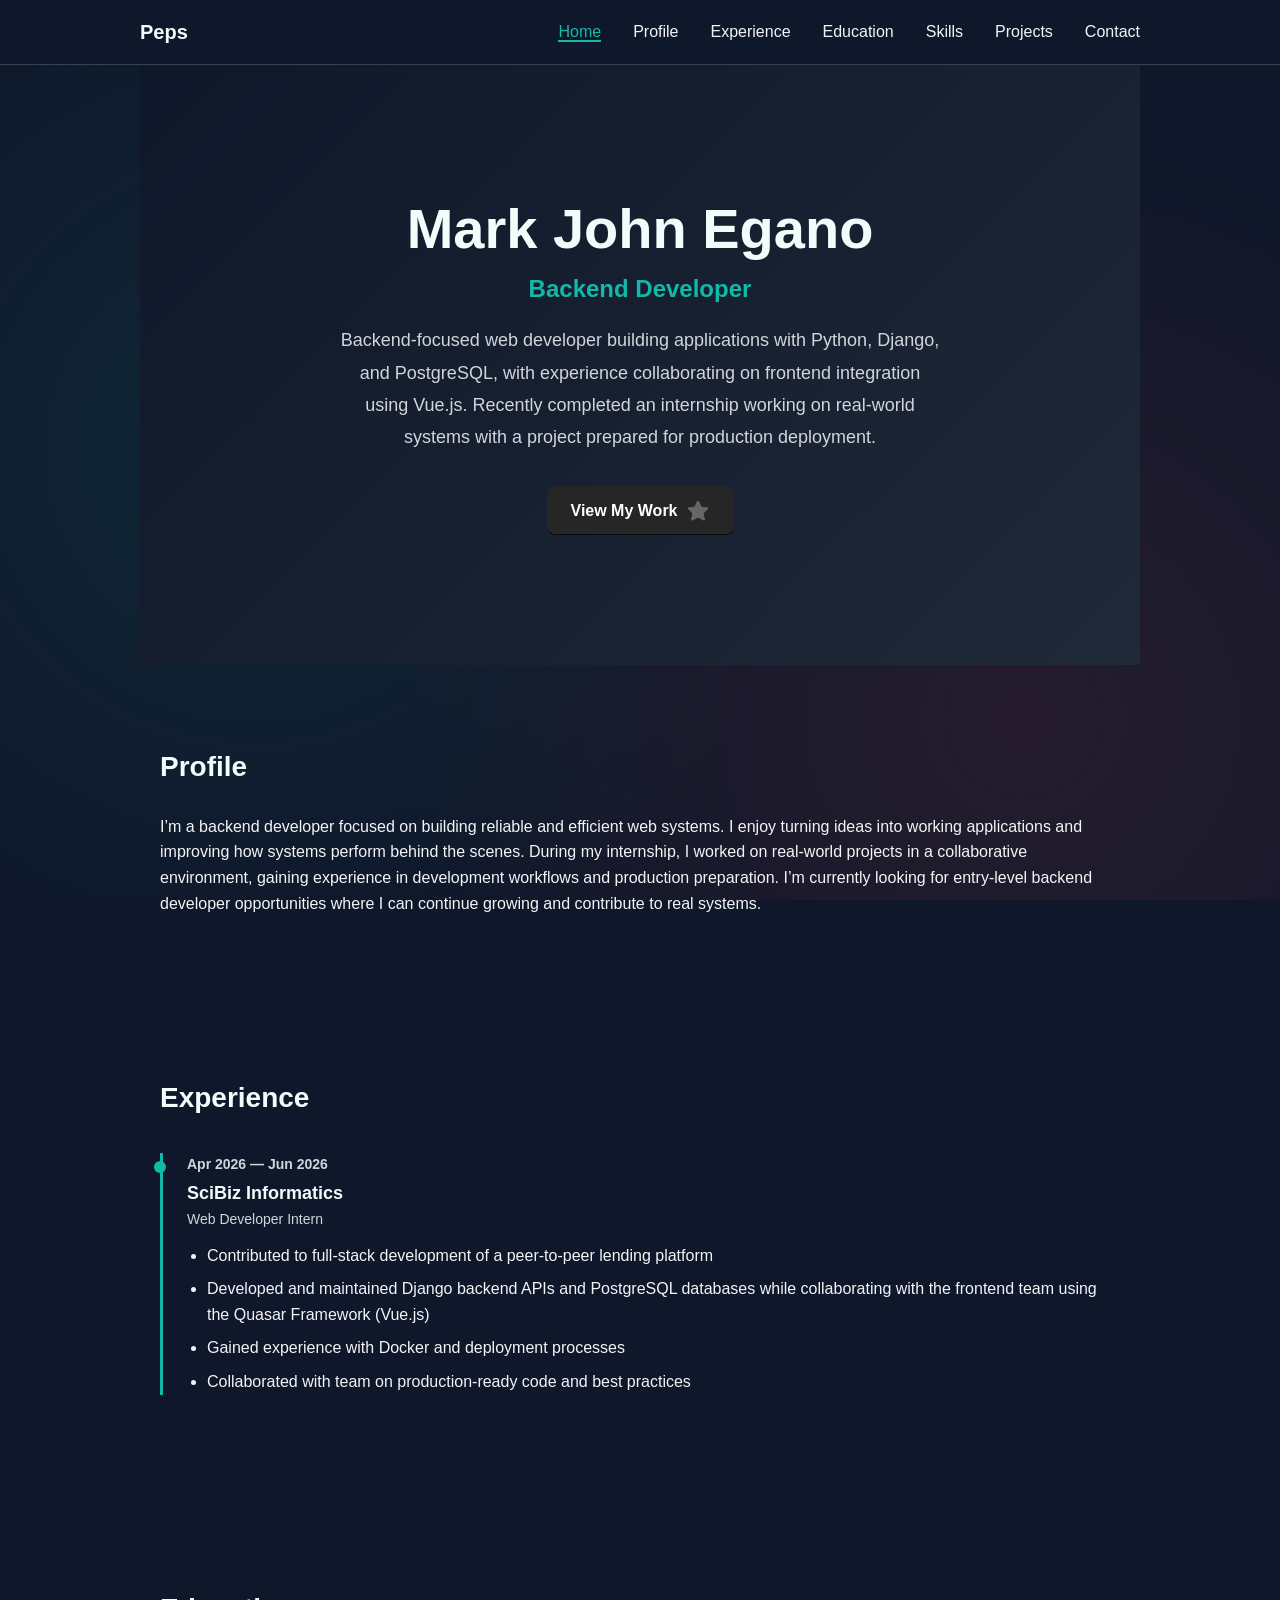
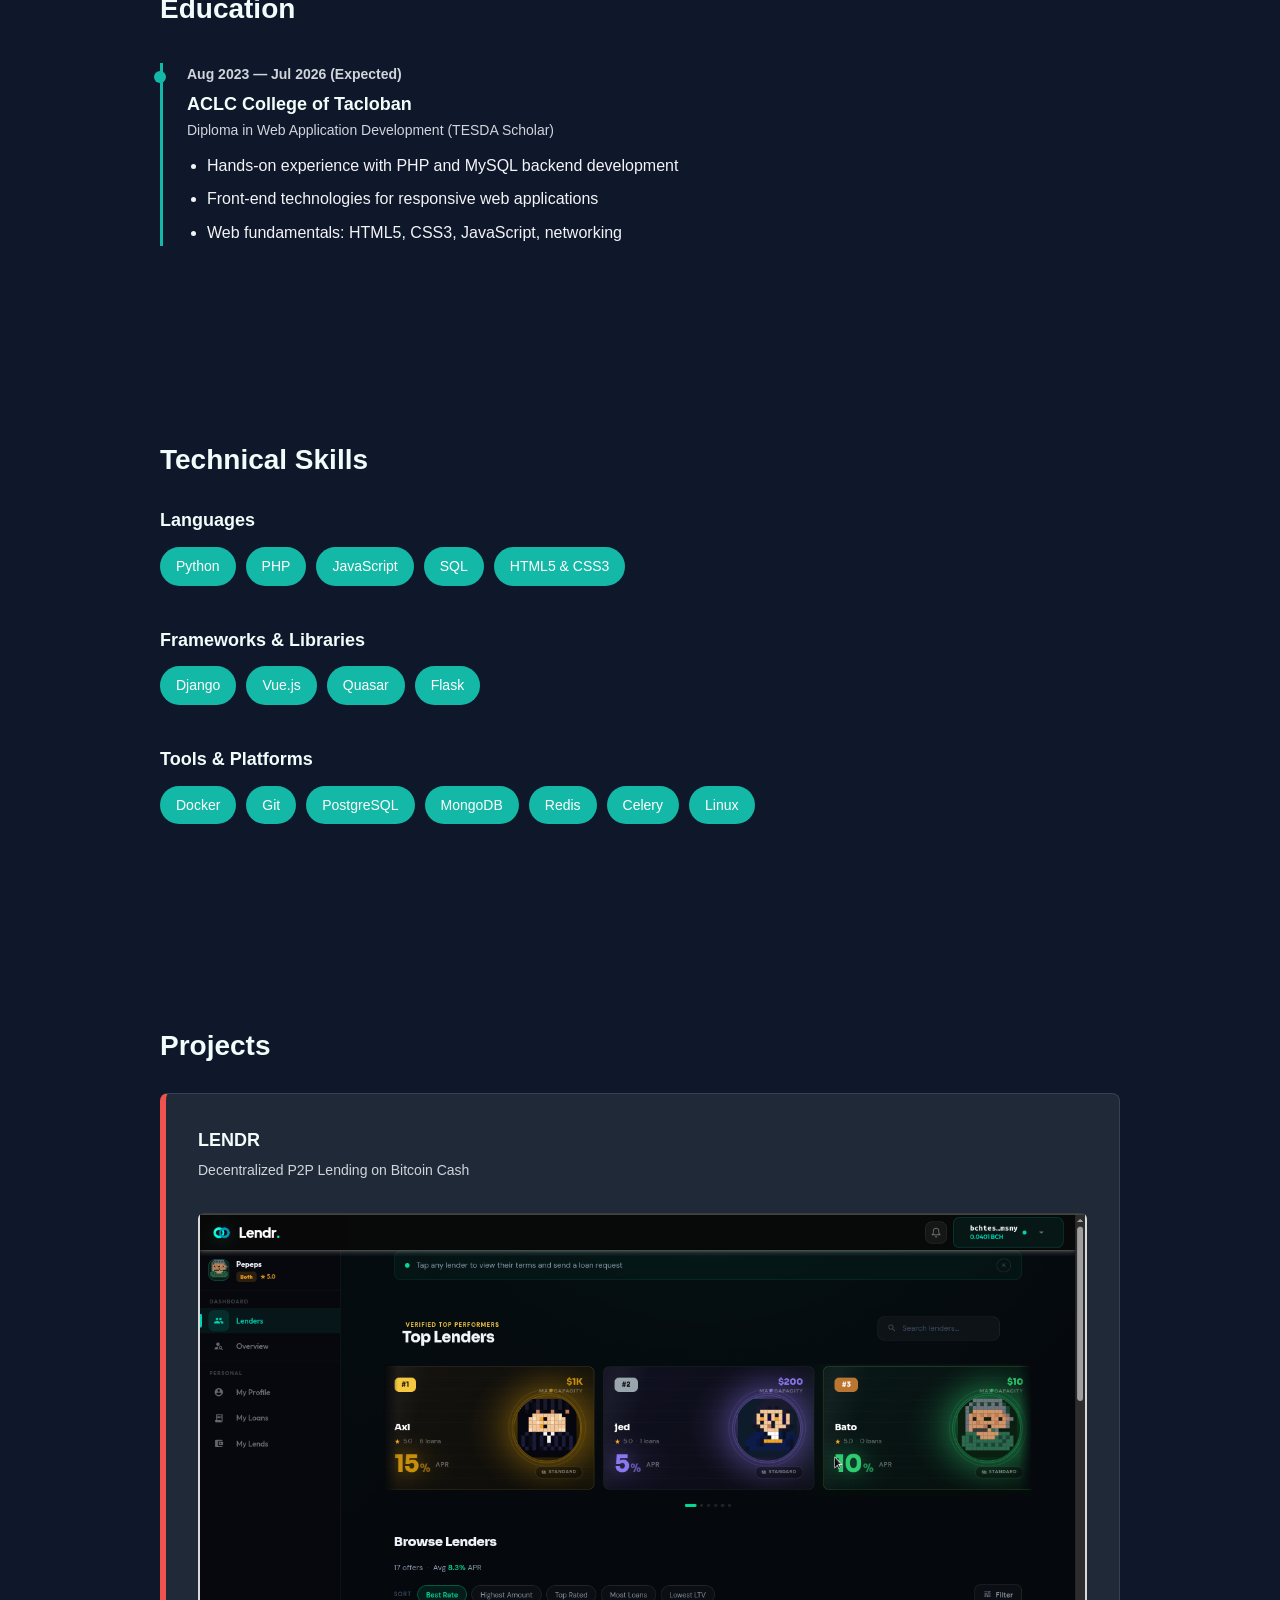
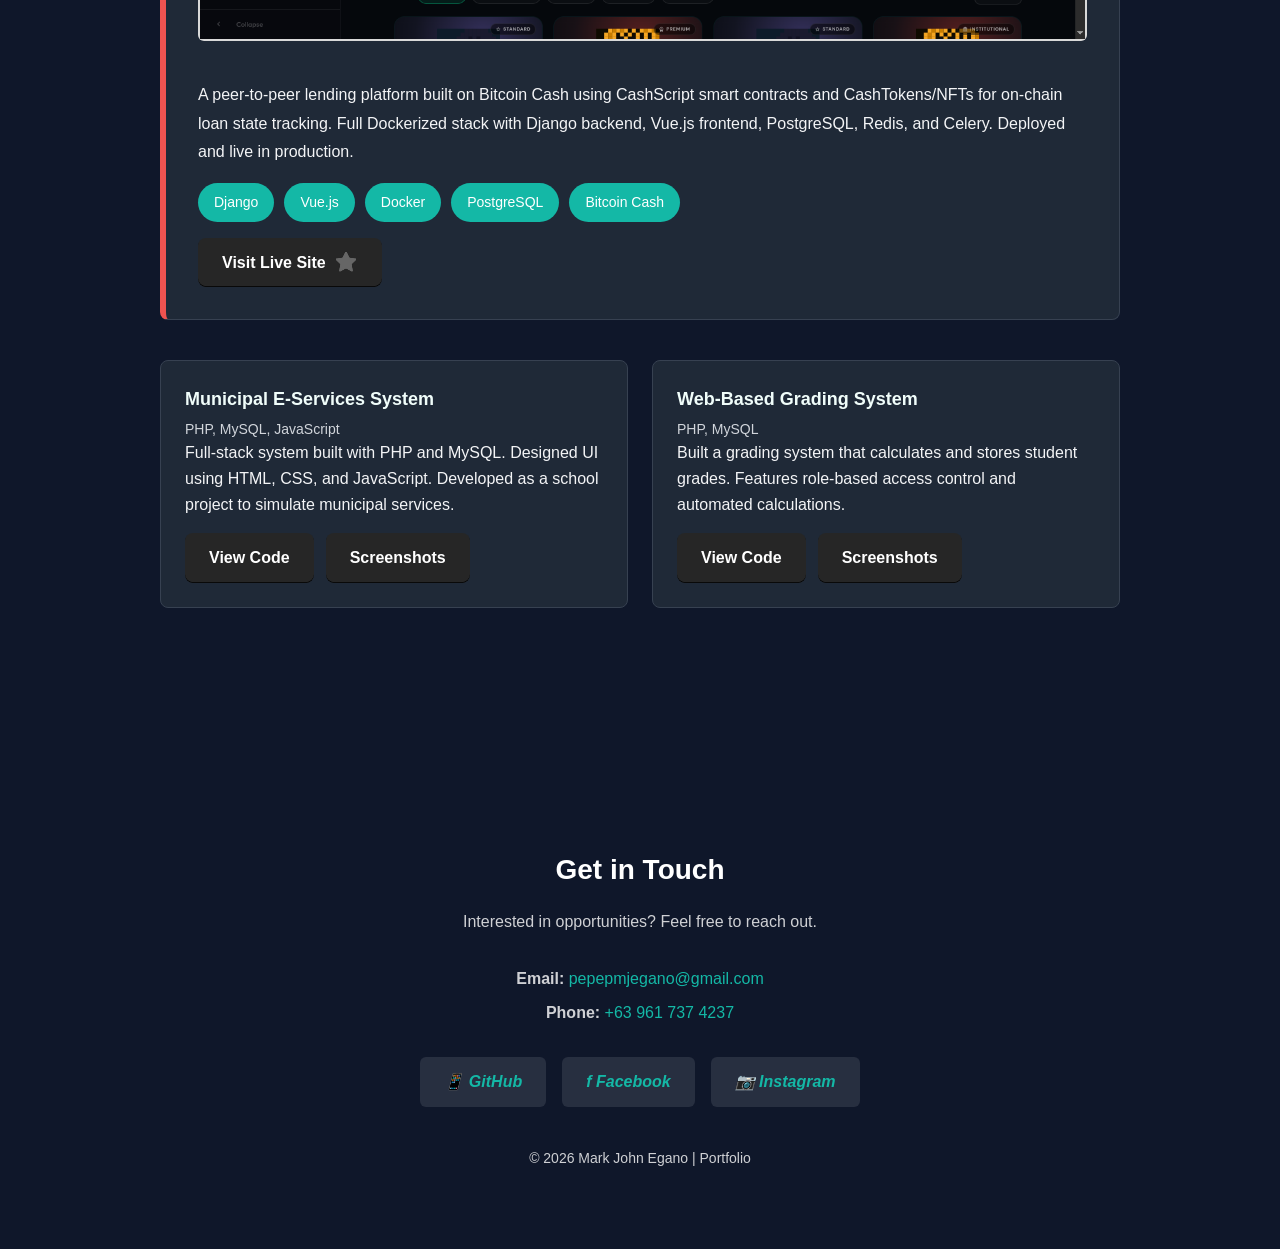
<file: index.html>
<!DOCTYPE html>
<html lang="en">
<head>
    <meta charset="UTF-8">
    <meta name="viewport" content="width=device-width, initial-scale=1.0">
    <meta name="description" content="Mark John Egano - Backend Developer. TESDA-certified web developer specializing in Django, Vue.js, and blockchain development.">
    <meta property="og:title" content="Mark John Egano | Portfolio">
    <meta property="og:description" content="Backend developer portfolio showcasing Django, Vue.js, and blockchain projects">
    <title>Mark John Egano | Portfolio</title>
    <link rel="stylesheet" href="style.css">
    <link rel="icon" type="image/svg+xml" href="data:image/svg+xml,<svg xmlns='http://www.w3.org/2000/svg' viewBox='0 0 100 100'><text y='.9em' font-size='90'>💻</text></svg>">
    <style>
        body::before {
            content: '';
            position: fixed;
            top: 0;
            left: 0;
            width: 100%;
            height: 100%;
            background:
                radial-gradient(circle at 20% 50%, rgba(20, 184, 166, 0.1) 0%, transparent 50%),
                radial-gradient(circle at 80% 80%, rgba(239, 83, 80, 0.1) 0%, transparent 50%);
            animation: move 15s ease-in-out infinite;
            pointer-events: none;
            z-index: -1;
        }

        @keyframes move {
            0%, 100% { transform: translate(0, 0); }
            25% { transform: translate(30px, -50px); }
            50% { transform: translate(-20px, 20px); }
            75% { transform: translate(50px, 30px); }
        }
    </style>
</head>

<body>

<nav class="navbar">
    <div class="nav-container">
        <a href="#" class="logo">Peps</a>
        <ul class="nav-links">
            <li><a href="#home" class="nav-link">Home</a></li>
            <li><a href="#about" class="nav-link">Profile</a></li>
            <li><a href="#experience" class="nav-link">Experience</a></li>
            <li><a href="#education" class="nav-link">Education</a></li>
            <li><a href="#skills" class="nav-link">Skills</a></li>
            <li><a href="#projects" class="nav-link">Projects</a></li>
            <li><a href="#contact" class="nav-link">Contact</a></li>
        </ul>
        <div class="hamburger">☰</div>
    </div>
</nav>

<section id="home" class="hero">
    <div class="hero-content">
        <h1>Mark John Egano</h1>
        <p class="hero-tagline">Backend Developer</p>
<p class="hero-description">
    Backend-focused web developer building applications with Python, Django, and PostgreSQL, with experience collaborating on frontend integration using Vue.js.
    Recently completed an internship working on real-world systems with a project prepared for production deployment.
</p>
        <a href="#projects" class="sparkle-button">
          <span>View My Work</span>
          <svg class="sparkle" viewBox="0 0 24 24" width="24" height="24">
            <path d="M12 2L15.09 8.26L22 9.27L17 14.14L18.18 21.02L12 17.77L5.82 21.02L7 14.14L2 9.27L8.91 8.26L12 2Z"/>
            <path d="M12 2L15.09 8.26L22 9.27L17 14.14L18.18 21.02L12 17.77L5.82 21.02L7 14.14L2 9.27L8.91 8.26L12 2Z"/>
            <path d="M12 2L15.09 8.26L22 9.27L17 14.14L18.18 21.02L12 17.77L5.82 21.02L7 14.14L2 9.27L8.91 8.26L12 2Z"/>
          </svg>
        </a>
    </div>
</section>

<section id="about">
    <h2>Profile</h2>
    <p>
        I’m a backend developer focused on building reliable and efficient web systems.
        I enjoy turning ideas into working applications and improving how systems perform behind the scenes.
        During my internship, I worked on real-world projects in a collaborative environment, gaining experience in development workflows and production preparation.
        I’m currently looking for entry-level backend developer opportunities where I can continue growing and contribute to real systems.
    </p>
</section>

<section id="experience">
    <h2>Experience</h2>
    <div class="timeline">
        <div class="timeline-item">
            <div class="timeline-date">Apr 2026 — Jun 2026</div>
            <h3>SciBiz Informatics</h3>
            <p class="role-title">Web Developer Intern</p>
            <ul>
                <li>Contributed to full-stack development of a peer-to-peer lending platform</li>
                <li>Developed and maintained Django backend APIs and PostgreSQL databases while collaborating with the frontend team using the Quasar Framework (Vue.js)</li>
                <li>Gained experience with Docker and deployment processes</li>
                <li>Collaborated with team on production-ready code and best practices</li>
            </ul>
        </div>
    </div>
</section>

<section id="education">
    <h2>Education</h2>
    <div class="timeline">
        <div class="timeline-item">
            <div class="timeline-date">Aug 2023 — Jul 2026 (Expected)</div>
            <h3>ACLC College of Tacloban</h3>
            <p class="role-title">Diploma in Web Application Development (TESDA Scholar)</p>
            <ul>
                <li>Hands-on experience with PHP and MySQL backend development</li>
                <li>Front-end technologies for responsive web applications</li>
                <li>Web fundamentals: HTML5, CSS3, JavaScript, networking</li>
            </ul>
        </div>
    </div>
</section>

<section id="skills">
    <h2>Technical Skills</h2>

    <div class="skills-group">
        <h3>Languages</h3>
        <div class="skill-tags">
            <span class="skill-tag">Python</span>
            <span class="skill-tag">PHP</span>
            <span class="skill-tag">JavaScript</span>
            <span class="skill-tag">SQL</span>
            <span class="skill-tag">HTML5 & CSS3</span>
        </div>
    </div>

    <div class="skills-group">
        <h3>Frameworks & Libraries</h3>
        <div class="skill-tags">
            <span class="skill-tag">Django</span>
            <span class="skill-tag">Vue.js</span>
            <span class="skill-tag">Quasar</span>
            <span class="skill-tag">Flask</span>
        </div>
    </div>

    <div class="skills-group">
        <h3>Tools & Platforms</h3>
        <div class="skill-tags">
            <span class="skill-tag">Docker</span>
            <span class="skill-tag">Git</span>
            <span class="skill-tag">PostgreSQL</span>
            <span class="skill-tag">MongoDB</span>
            <span class="skill-tag">Redis</span>
            <span class="skill-tag">Celery</span>
            <span class="skill-tag">Linux</span>
        </div>
    </div>
</section>

<section id="projects">
    <h2>Projects</h2>

    <div class="card featured">
        <div class="project-header">
            <h3>LENDR</h3>
            <p class="project-subtitle">Decentralized P2P Lending on Bitcoin Cash</p>
        </div>

        <div class="project-image-placeholder">
            <img src="projects/img/P2P.png" alt="LENDR Preview" style="width: 100%; border-radius: 6px; margin: 16px 0;">
        </div>

        <p class="project-description">
            A peer-to-peer lending platform built on Bitcoin Cash using CashScript smart contracts
            and CashTokens/NFTs for on-chain loan state tracking. Full Dockerized stack with Django
            backend, Vue.js frontend, PostgreSQL, Redis, and Celery. Deployed and live in production.
        </p>

        <div class="skill-tags" style="margin: 16px 0;">
            <span class="skill-tag">Django</span>
            <span class="skill-tag">Vue.js</span>
            <span class="skill-tag">Docker</span>
            <span class="skill-tag">PostgreSQL</span>
            <span class="skill-tag">Bitcoin Cash</span>
        </div>

        <div class="project-links">
            <a href="https://lendr.cash" class="sparkle-button" target="_blank">
              <span>Visit Live Site</span>
              <svg class="sparkle" viewBox="0 0 24 24" width="24" height="24">
                <path d="M12 2L15.09 8.26L22 9.27L17 14.14L18.18 21.02L12 17.77L5.82 21.02L7 14.14L2 9.27L8.91 8.26L12 2Z"/>
                <path d="M12 2L15.09 8.26L22 9.27L17 14.14L18.18 21.02L12 17.77L5.82 21.02L7 14.14L2 9.27L8.91 8.26L12 2Z"/>
                <path d="M12 2L15.09 8.26L22 9.27L17 14.14L18.18 21.02L12 17.77L5.82 21.02L7 14.14L2 9.27L8.91 8.26L12 2Z"/>
              </svg>
            </a>
        </div>
    </div>

    <div class="projects-grid">
        <div class="card">
            <h3>Municipal E-Services System</h3>
            <p class="project-subtitle">PHP, MySQL, JavaScript</p>
            <p>
                Full-stack system built with PHP and MySQL. Designed UI using HTML, CSS, and JavaScript.
                Developed as a school project to simulate municipal services.
            </p>
            <div class="project-links">
                <a href="https://github.com/peps01/municipal-e-services" class="sparkle-button" target="_blank"><span>View Code</span></a>
                <a href="projects/municipal.html" class="sparkle-button"><span>Screenshots</span></a>
            </div>
        </div>

        <div class="card">
            <h3>Web-Based Grading System</h3>
            <p class="project-subtitle">PHP, MySQL</p>
            <p>
                Built a grading system that calculates and stores student grades. Features role-based
                access control and automated calculations.
            </p>
            <div class="project-links">
                <a href="https://github.com/peps01/grading_system" class="sparkle-button" target="_blank"><span>View Code</span></a>
                <a href="projects/grading.html" class="sparkle-button"><span>Screenshots</span></a>
            </div>
        </div>
    </div>
</section>

<footer id="contact" class="footer">
    <section class="footer-content">
        <h2>Get in Touch</h2>
        <p>Interested in opportunities? Feel free to reach out.</p>

        <div class="contact-info">
            <p><strong>Email:</strong> <a href="mailto:pepepmjegano@gmail.com">pepepmjegano@gmail.com</a></p>
            <p><strong>Phone:</strong> <a href="tel:09617374237">+63 961 737 4237</a></p>
        </div>

        <div class="social-links">
            <a href="https://github.com/peps01" class="social-btn" title="GitHub" target="_blank">
                <i class="icon-github">📱 GitHub</i>
            </a>
            <a href="https://www.facebook.com/share/18otMKzNnx/" class="social-btn" title="Facebook" target="_blank">
                <i class="icon-facebook">f Facebook</i>
            </a>
            <a href="https://instagram.com/xpe.pepsx" class="social-btn" title="Instagram" target="_blank">
                <i class="icon-instagram">📷 Instagram</i>
            </a>
        </div>

        <p class="footer-credit">© 2026 Mark John Egano | Portfolio</p>
    </section>
</footer>

<script src="script.js"></script>
</body>

</html>
</file>
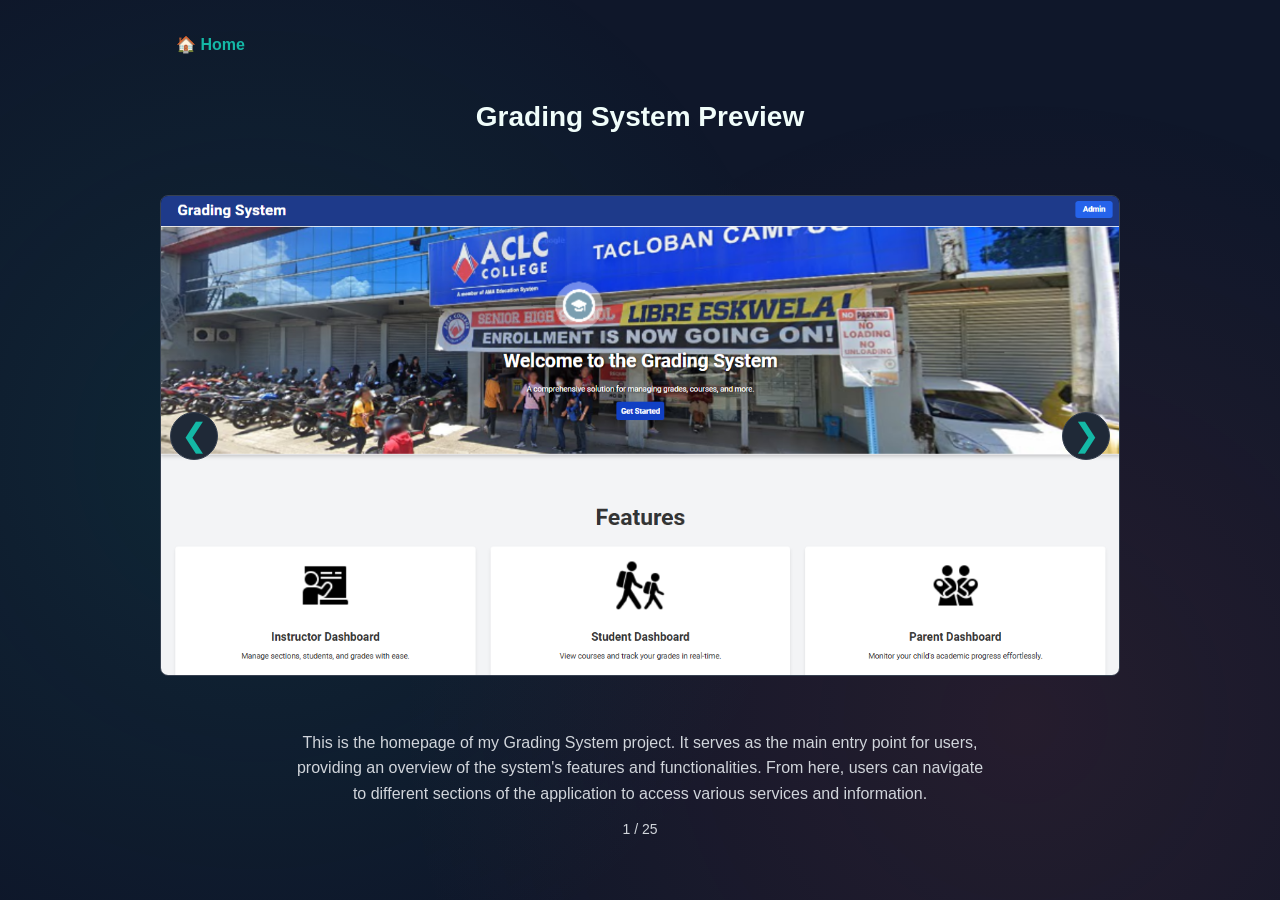
<file: projects/grading.html>
<!DOCTYPE html>
<html lang="en">

<head>
    <meta charset="UTF-8">
    <meta name="viewport" content="width=device-width, initial-scale=1.0">
    <title>Grading System</title>
    <link rel="stylesheet" href="../style.css">
    <link rel="icon" type="image/svg+xml" href="data:image/svg+xml,
<svg xmlns='http://www.w3.org/2000/svg' viewBox='0 0 100 100'>
  <rect width='100' height='100' fill='white'/>
  <text x='50%' y='60%' font-size='60' text-anchor='middle' fill='black' font-family='Arial'>A+</text>
</svg>">
    <style>
        body::before {
            content: '';
            position: fixed;
            top: 0;
            left: 0;
            width: 100%;
            height: 100%;
            background:
                radial-gradient(circle at 20% 50%, rgba(20, 184, 166, 0.1) 0%, transparent 50%),
                radial-gradient(circle at 80% 80%, rgba(239, 83, 80, 0.1) 0%, transparent 50%);
            animation: move 15s ease-in-out infinite;
            pointer-events: none;
            z-index: -1;
        }

        @keyframes move {
            0%, 100% { transform: translate(0, 0); }
            25% { transform: translate(30px, -50px); }
            50% { transform: translate(-20px, 20px); }
            75% { transform: translate(50px, 30px); }
        }

        body {
            background: var(--bg-white);
            color: var(--text-dark);
            margin: 0;
            min-height: 100vh;
            font-family: -apple-system, BlinkMacSystemFont, "Segoe UI", Roboto, "Helvetica Neue", sans-serif;
        }

        .container {
            max-width: 1000px;
            margin: 0 auto;
            padding: 40px 20px;
            text-align: center;
            position: relative;
        }

        h1 {
            color: var(--primary);
            font-size: 28px;
            margin-bottom: 32px;
            margin-top: 60px;
        }

        #homeLink {
            display: inline-flex;
            align-items: center;
            gap: 0.4em;
            color: var(--secondary);
            text-decoration: none;
            font-weight: 600;
            font-size: 16px;
            padding: 8px 16px;
            border-radius: 6px;
            transition: all 0.3s;
            position: absolute;
            left: 20px;
            top: 24px;
        }
        #homeLink:hover {
            background: rgba(20, 184, 166, 0.1);
        }

        .wrapper {
            position: relative;
        }

        .image-slider {
            display: flex;
            overflow-x: auto;
            scroll-behavior: smooth;
            gap: 20px;
            padding: 20px 0;
            scroll-snap-type: x mandatory;
        }
        .image-slider::-webkit-scrollbar { display: none; }

        .slide {
            min-width: 100%;
            display: flex;
            justify-content: center;
            align-items: center;
            scroll-snap-align: center;
        }

        .slide img {
            max-width: 100%;
            max-height: 500px;
            width: auto;
            height: auto;
            border-radius: 8px;
            border: 1px solid var(--border);
        }

        .description {
            margin-top: 24px;
            font-size: 16px;
            line-height: 1.6;
            color: var(--text-light);
            max-width: 700px;
            margin-left: auto;
            margin-right: auto;
            min-height: 3em;
        }

        .counter {
            margin-top: 12px;
            font-size: 14px;
            color: var(--text-light);
        }

        .arrow {
            position: absolute;
            top: 50%;
            transform: translateY(-50%);
            font-size: 32px;
            cursor: pointer;
            background: var(--bg-gray);
            color: var(--secondary);
            width: 48px;
            height: 48px;
            display: flex;
            align-items: center;
            justify-content: center;
            border-radius: 50%;
            border: 1px solid var(--border);
            transition: all 0.3s;
            z-index: 2;
            user-select: none;
        }
        .arrow:hover {
            background: var(--secondary);
            color: white;
        }
        .left { left: 10px; }
        .right { right: 10px; }

        @media (max-width: 768px) {
            .container { padding: 20px 12px; }
            h1 { font-size: 22px; margin-top: 50px; }
            .slide img { max-height: 350px; }
            .arrow { width: 40px; height: 40px; font-size: 24px; }
            #homeLink { position: static; display: inline-flex; margin-bottom: 16px; }
        }

        @media (max-width: 480px) {
            .slide img { max-height: 280px; }
            .description { font-size: 14px; }
        }
    </style>
</head>

<body>
    <div class="container">
        <a href="../index.html" id="homeLink">🏠 Home</a>
        <h1>Grading System Preview</h1>

        <div class="wrapper">
            <div class="arrow left" id="left">&#10094;</div>
            <div class="arrow right" id="right">&#10095;</div>

            <div class="image-slider" id="slider"></div>
        </div>

        <div class="description" id="desc">No image selected</div>
        <div class="counter" id="counter"></div>
    </div>

    <script>
        const slider = document.getElementById("slider");
        const desc = document.getElementById("desc");
        const counter = document.getElementById("counter");

        const defaultSlides = [{
            desc: "This is the homepage of my Grading System project. It serves as the main entry point for users, providing an overview of the system's features and functionalities. From here, users can navigate to different sections of the application to access various services and information.",
            imageData: "grading_uploads/homepage.png"
        }, {
            desc: "This is the page where user can choose what role they want to login as. They can select from different roles such as student, teacher, and parent, each with its own set of features and functionalities tailored to their specific needs within the grading system.",
            imageData: "grading_uploads/role login.png"
        }, {
            desc: "Login page for instructor.",
            imageData: "grading_uploads/ins login.png"
        }, {
            desc: "This is the dashboard for instructor, where they can manage their classes, view student performance, and access various teaching tools. It provides an overview of their courses and allows them to efficiently navigate through their teaching responsibilities.",
            imageData: "grading_uploads/instructor dash.png"
        }, {
            desc: "Instructor can manage their account and update their profile information in this page. They can change their personal details, update their contact information, and manage their account settings to ensure that their profile is accurate and up-to-date.",
            imageData: "grading_uploads/ins prof.png"
        }, {
            desc: "Instructor can manage their subject they hold in this page. They can add new subjects, update existing ones, and remove subjects that are no longer relevant. This allows instructors to keep their subject offerings organized and up-to-date for their students.",
            imageData: "grading_uploads/ins ass sub.png"
        }, {
            desc: "Instructor can manage the attendance of each students whether theyre present, absent, or late. ",
            imageData: "grading_uploads/ins attendance.png"
        }, {
            desc: "Instructor can assigned subject to each sections he/she holds.",
            imageData: "grading_uploads/ass sub sec.png"
        }, {
            desc: "This is the page where instructor can manage the grades of every students in every sections.",
            imageData: "grading_uploads/ins grade manage.png"
        }, {
            desc: "This page shows the records of Instructors quizes, assignments, activities and exams that they have created for their students. Instructors can view the details of each record, including the title, description, and associated course information.",
            imageData: "grading_uploads/ins records.png"
        }, {
            desc: "Login page for students.",
            imageData: "grading_uploads/stud login.png"
        }, {
            desc: "Students can view their grades and performance in this page. They can see their overall grade for each subject, as well as detailed breakdowns of their performance on assignments, quizzes, and exams. This allows students to track their progress and identify areas where they may need to improve.",
            imageData: "grading_uploads/stud grades.png"
        }, {
            desc: "Students can submit appeal for their grades in this page. They can provide details about their appeal, such as the reason for the appeal and any supporting evidence. This allows students to request a review of their grades and seek clarification or adjustments if they believe there has been an error or unfair grading.",
            imageData: "grading_uploads/stud appeal.png"
        }, {
            desc: "This is the parents portal where they can use the code given to them by the school to access their child's performance and grades. Parents can view their child's academic progress, attendance records, and communicate with teachers through this portal.",
            imageData: "grading_uploads/parents login.png"
        }, {
            desc: "Parents can view the details of their child's USN, section and subjects they are enrolled in. This information helps parents stay informed about their child's academic progress and allows them to support their education effectively.",
            imageData: "grading_uploads/par sub attend.png"
        }, {
            desc: "Parents can view the grades of their child in this page. They can see their overall grade for each subject, as well as detailed breakdowns of their performance on assignments, quizzes, and exams. This allows parents to track their child's progress and identify areas where they may need to provide additional support.",
            imageData: "grading_uploads/par stud grades.png"
        }, {
            desc: "This is the login page for the admin. Admin can manage the users of the system, including students, instructors, and parents. They can create new user accounts, update existing ones, and remove accounts that are no longer needed. This allows the admin to maintain an organized and secure user database for the grading system.",
            imageData: "grading_uploads/admin login.png"
        }, {
            desc: "Admin can view the student records in this page. They can see the details of each student, including their personal information, academic performance, and attendance records. They can also generate the code for the parents to access their child's performance and grades. This allows the admin to manage student information effectively and provide necessary support to students and parents.",
            imageData: "grading_uploads/admin stud rec.png"
        }, {
            desc: "Admin can view the instructor records in this page. They can see the details of each instructor, including their personal information, courses they teach, and performance records. This allows the admin to manage instructor information effectively and ensure that instructors are providing quality education to students.",
            imageData: "grading_uploads/admin instruc list.png"
        }, {
            desc: "This page are for pending accounts that the admin needs to approve before they can access the system. Admin can review the details of each pending account, including the user's information and reason for registration. This allows the admin to maintain control over who can access the grading system and ensure that only authorized users are granted access.",
            imageData: "grading_uploads/admin acc manage.png"
        }, {
            desc: "Admin can add subjects in this page. They can create new subjects, update existing ones, and remove subjects that are no longer relevant.",
            imageData: "grading_uploads/admin acc manage.png"
        }, {
            desc: "Admin can add subjects in this page. They can create new subjects, update existing ones, and remove subjects that are no longer relevant.",
            imageData: "grading_uploads/admin add sub.png"
        }, {
            desc: "This page allows the admin to manage the courses offered in the grading system. Admin can add new courses, update existing ones, and remove courses that are no longer relevant. This helps ensure that the course offerings are up-to-date and aligned with the needs of students and instructors.",
            imageData: "grading_uploads/admin manage course.png"
        }, {
            desc: "Admin can manage the subjects offered in the grading system. They can add new subjects, update existing ones, and remove subjects that are no longer relevant.",
            imageData: "grading_uploads/admin manage sub.png"
        }, {
            desc: "This is the database table structure for the grading system.",
            imageData: "grading_uploads/grading db.png"
        }];

        function createSlide(description, imageSrc) {
            const newSlide = document.createElement("div");
            newSlide.classList.add("slide");
            newSlide.dataset.desc = description;
            newSlide.innerHTML = `<img src="${imageSrc}" alt="${description}">`;
            slider.appendChild(newSlide);
        }

        defaultSlides.forEach(slide => createSlide(slide.desc, slide.imageData));

        function updateCounter(index) {
            counter.textContent = `${index + 1} / ${defaultSlides.length}`;
        }

        let currentIndex = 0;

        function scrollToSlide(index) {
            const allSlides = document.querySelectorAll(".slide");
            if (index < 0) index = 0;
            if (index >= allSlides.length) index = allSlides.length - 1;
            currentIndex = index;
            allSlides[index].scrollIntoView({ behavior: "smooth", inline: "center" });
        }

        document.getElementById("right").onclick = () => scrollToSlide(currentIndex + 1);
        document.getElementById("left").onclick = () => scrollToSlide(currentIndex - 1);

        slider.addEventListener("scroll", () => {
            const allSlides = document.querySelectorAll(".slide");
            let found = false;
            allSlides.forEach((slide, index) => {
                const rect = slide.getBoundingClientRect();
                const center = window.innerWidth / 2;
                if (rect.left < center && rect.right > center) {
                    desc.textContent = slide.dataset.desc;
                    currentIndex = index;
                    updateCounter(index);
                    found = true;
                }
            });
            if (!found) {
                desc.textContent = "No image selected";
            }
        });

        setTimeout(() => {
            slider.dispatchEvent(new Event("scroll"));
        }, 100);
    </script>
</body>

</html>
</file>
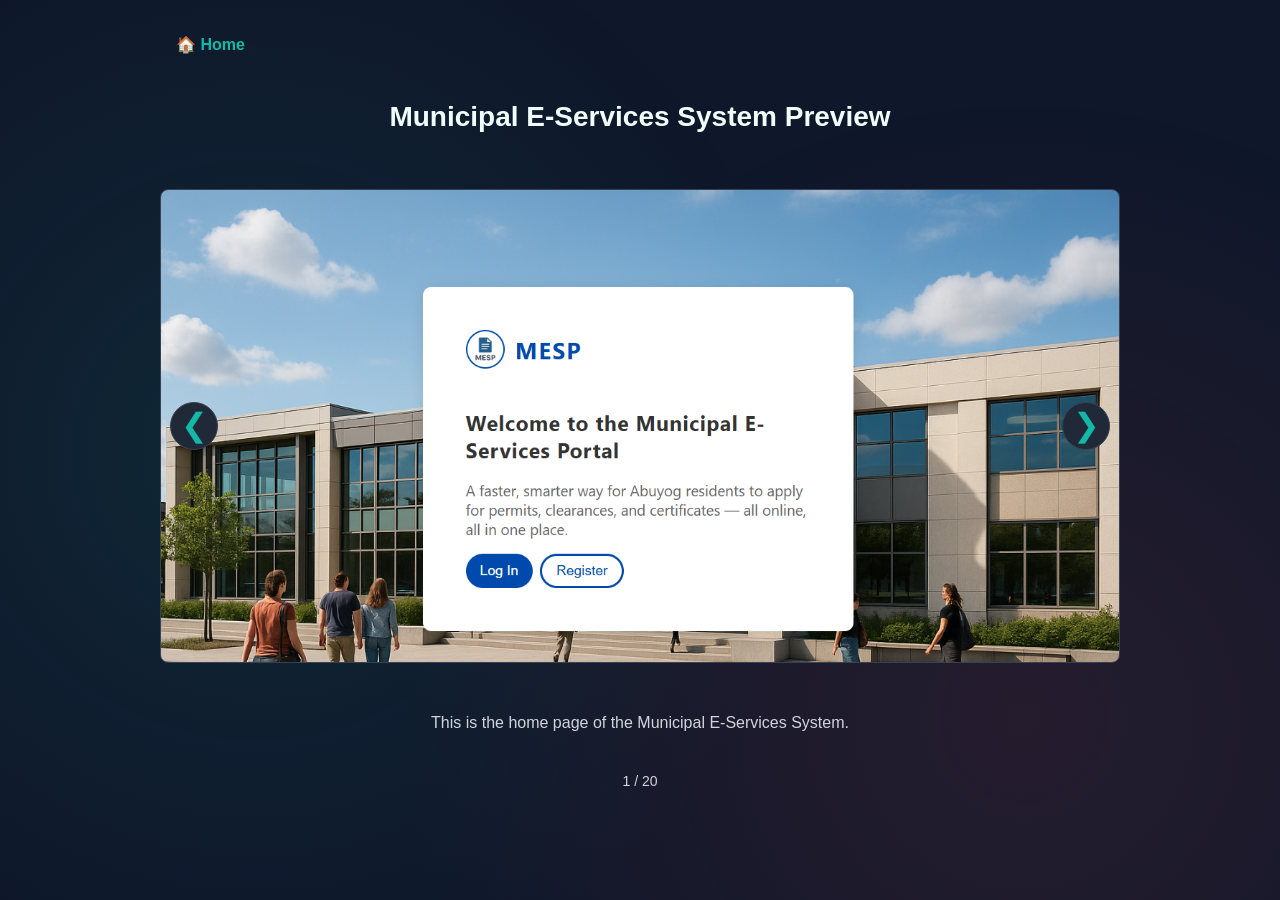
<file: projects/municipal.html>
<!DOCTYPE html>
<html lang="en">

<head>
    <meta charset="UTF-8">
    <meta name="viewport" content="width=device-width, initial-scale=1.0">
    <title>Municipal E-Services</title>
    <link rel="stylesheet" href="../style.css">
    <link rel="icon" type="image/svg+xml" href="data:image/svg+xml,<svg xmlns='http://www.w3.org/2000/svg' viewBox='0 0 100 100'><text y='.9em' font-size='90'>🏛️</text></svg>">
    <style>
        body::before {
            content: '';
            position: fixed;
            top: 0;
            left: 0;
            width: 100%;
            height: 100%;
            background:
                radial-gradient(circle at 20% 50%, rgba(20, 184, 166, 0.1) 0%, transparent 50%),
                radial-gradient(circle at 80% 80%, rgba(239, 83, 80, 0.1) 0%, transparent 50%);
            animation: move 15s ease-in-out infinite;
            pointer-events: none;
            z-index: -1;
        }

        @keyframes move {
            0%, 100% { transform: translate(0, 0); }
            25% { transform: translate(30px, -50px); }
            50% { transform: translate(-20px, 20px); }
            75% { transform: translate(50px, 30px); }
        }

        body {
            background: var(--bg-white);
            color: var(--text-dark);
            margin: 0;
            min-height: 100vh;
            font-family: -apple-system, BlinkMacSystemFont, "Segoe UI", Roboto, "Helvetica Neue", sans-serif;
        }

        .container {
            max-width: 1000px;
            margin: 0 auto;
            padding: 40px 20px;
            text-align: center;
            position: relative;
        }

        h1 {
            color: var(--primary);
            font-size: 28px;
            margin-bottom: 32px;
            margin-top: 60px;
        }

        #homeLink {
            display: inline-flex;
            align-items: center;
            gap: 0.4em;
            color: var(--secondary);
            text-decoration: none;
            font-weight: 600;
            font-size: 16px;
            padding: 8px 16px;
            border-radius: 6px;
            transition: all 0.3s;
            position: absolute;
            left: 20px;
            top: 24px;
        }
        #homeLink:hover {
            background: rgba(20, 184, 166, 0.1);
        }

        .wrapper {
            position: relative;
        }

        .image-slider {
            display: flex;
            overflow-x: auto;
            scroll-behavior: smooth;
            gap: 20px;
            padding: 20px 0;
            scroll-snap-type: x mandatory;
        }
        .image-slider::-webkit-scrollbar { display: none; }

        .slide {
            min-width: 100%;
            display: flex;
            justify-content: center;
            align-items: center;
            scroll-snap-align: center;
        }

        .slide img {
            max-width: 100%;
            max-height: 500px;
            width: auto;
            height: auto;
            border-radius: 8px;
            border: 1px solid var(--border);
        }

        .description {
            margin-top: 24px;
            font-size: 16px;
            line-height: 1.6;
            color: var(--text-light);
            max-width: 700px;
            margin-left: auto;
            margin-right: auto;
            min-height: 3em;
        }

        .counter {
            margin-top: 12px;
            font-size: 14px;
            color: var(--text-light);
        }

        .arrow {
            position: absolute;
            top: 50%;
            transform: translateY(-50%);
            font-size: 32px;
            cursor: pointer;
            background: var(--bg-gray);
            color: var(--secondary);
            width: 48px;
            height: 48px;
            display: flex;
            align-items: center;
            justify-content: center;
            border-radius: 50%;
            border: 1px solid var(--border);
            transition: all 0.3s;
            z-index: 2;
            user-select: none;
        }
        .arrow:hover {
            background: var(--secondary);
            color: white;
        }
        .left { left: 10px; }
        .right { right: 10px; }

        @media (max-width: 768px) {
            .container { padding: 20px 12px; }
            h1 { font-size: 22px; margin-top: 50px; }
            .slide img { max-height: 350px; }
            .arrow { width: 40px; height: 40px; font-size: 24px; }
            #homeLink { position: static; display: inline-flex; margin-bottom: 16px; }
        }

        @media (max-width: 480px) {
            .slide img { max-height: 280px; }
            .description { font-size: 14px; }
        }
    </style>
</head>

<body>
    <div class="container">
        <a href="../index.html" id="homeLink">🏠 Home</a>
        <h1>Municipal E-Services System Preview</h1>

        <div class="wrapper">
            <div class="arrow left" id="left">&#10094;</div>
            <div class="arrow right" id="right">&#10095;</div>

            <div class="image-slider" id="slider"></div>
        </div>

        <div class="description" id="desc">No image selected</div>
        <div class="counter" id="counter"></div>
    </div>

    <script>
        const slider = document.getElementById("slider");
        const desc = document.getElementById("desc");
        const counter = document.getElementById("counter");

        const defaultSlides = [{
            desc: "This is the home page of the Municipal E-Services System.",
            imageData: "muni_uploads/index.png"
        }, {
            desc: "This is the login page where users can access their accounts. Either citizens or municipal employees can log in to access their respective services.",
            imageData: "muni_uploads/login.png"
        }, {
            desc: "This is the dashboard for citizens, where they can view and manage their requests, access various municipal services, and stay updated with announcements.",
            imageData: "muni_uploads/resident dash.png"
        }, {
            desc: "This is where citzen submit their request for a service. They can fill out the necessary information and submit it to the municipality for processing.",
            imageData: "muni_uploads/submit application.png"
        }, {
            desc: "This is where citizen track the status of their submitted requests. They can see updates, communicate with municipal staff, and receive notifications about their applications.",
            imageData: "muni_uploads/track application.png"
        }, {
            desc: "This is the notification for citizen where they can see the updates about their request and also the announcement from municipality.",
            imageData: "muni_uploads/notif.png"
        }, {
            desc: "This is the dashboard for municipal staff, where they can manage citizen requests, access various administrative tools, and stay updated with internal announcements.",
            imageData: "muni_uploads/staffdash.png"
        }, {
            desc: "This is the page where resident applications are listed for municipal staff. They can review, process, and update the status of each application.",
            imageData: "muni_uploads/res app.png"
        }, {
            desc: "This is the report where municipal staff can generate various reports based on the data collected from citizen requests and services. They can analyze trends, monitor performance, and make informed decisions.",
            imageData: "muni_uploads/report.png"
        }, {
            desc: "This is the notification for municipal staff where they can see the updates about the citizen request and also the announcement from municipality.",
            imageData: "muni_uploads/staffnotif.png"
        }, {
            desc: "This is the dashboard for admin, where they can manage the entire system, oversee municipal operations, and access high-level reports and analytics.",
            imageData: "muni_uploads/admindash.png"
        }, {
            desc: "This is the page where admin manage the applications. They can review, process, and update the status of each application.",
            imageData: "muni_uploads/adminapp.png"
        }, {
            desc: "This is the page for admin where they can view the application data and use qr code to access the application details quickly. This feature enhances efficiency and allows for easy retrieval of information.",
            imageData: "muni_uploads/admin qr.png"
        }, {
            desc: "This is the page for admin to view all resident data. They can access the information of all residents in the system, which helps them to manage and provide better services to the community.",
            imageData: "muni_uploads/res list.png"
        }, {
            desc: "This is the report where admin can generate various reports based on the data collected from citizen requests and services. They can analyze trends, monitor performance, and make informed decisions.",
            imageData: "muni_uploads/admin report.png"
        }, {
            desc: "This is the notification of admin where they can see the request that needs the admin confirmation that came from the municipal staff and also the announcement from municipality.",
            imageData: "muni_uploads/admin notif.png"
        }, {
            desc: "This is the Treasurer dashboard where they can manage the payment of the citizen request. They can view the payment details, and confirm payments.",
            imageData: "muni_uploads/tres dash.png"
        }, {
            desc: "This is the page for treasurer where they can view the payment logs of the citizen request. They can see the details of each payment, including the amount, date, and status.",
            imageData: "muni_uploads/tres payment logs.png"
        }, {
            desc: "This is the page for treasurer where they can view, edit and manage the payment destination for the citizen request. They can ensure that payments are directed to the correct accounts and manage financial transactions effectively.",
            imageData: "muni_uploads/tres payment destination.png"
        }, {
            desc: "This is the database table structure for the municipal e-services system.",
            imageData: "muni_uploads/muni db.png"
        }];

        function createSlide(description, imageSrc) {
            const newSlide = document.createElement("div");
            newSlide.classList.add("slide");
            newSlide.dataset.desc = description;
            newSlide.innerHTML = `<img src="${imageSrc}" alt="${description}">`;
            slider.appendChild(newSlide);
        }

        defaultSlides.forEach(slide => createSlide(slide.desc, slide.imageData));

        function updateCounter(index) {
            counter.textContent = `${index + 1} / ${defaultSlides.length}`;
        }

        let currentIndex = 0;

        function scrollToSlide(index) {
            const allSlides = document.querySelectorAll(".slide");
            if (index < 0) index = 0;
            if (index >= allSlides.length) index = allSlides.length - 1;
            currentIndex = index;
            allSlides[index].scrollIntoView({ behavior: "smooth", inline: "center" });
        }

        document.getElementById("right").onclick = () => scrollToSlide(currentIndex + 1);
        document.getElementById("left").onclick = () => scrollToSlide(currentIndex - 1);

        slider.addEventListener("scroll", () => {
            const allSlides = document.querySelectorAll(".slide");
            let found = false;
            allSlides.forEach((slide, index) => {
                const rect = slide.getBoundingClientRect();
                const center = window.innerWidth / 2;
                if (rect.left < center && rect.right > center) {
                    desc.textContent = slide.dataset.desc;
                    currentIndex = index;
                    updateCounter(index);
                    found = true;
                }
            });
            if (!found) {
                desc.textContent = "No image selected";
            }
        });

        setTimeout(() => {
            slider.dispatchEvent(new Event("scroll"));
        }, 100);
    </script>
</body>

</html>
</file>
<file: style.css>
/* Color Palette */
:root {
  --primary: #F0FDFA;
  --secondary: #14B8A6;
  --accent: #EF5350;
  --text-dark: #F3F4F6;
  --text-light: #D1D5DB;
  --bg-white: #0F172A;
  --bg-gray: #1F2937;
  --border: #374151;
  --transition: 0.3s ease;
}

/* Reset */
*, *::before, *::after {
  margin: 0;
  padding: 0;
  box-sizing: border-box;
}

/* Typography */
html {
  font-family: -apple-system, BlinkMacSystemFont, "Segoe UI", Roboto, "Helvetica Neue", sans-serif;
  scroll-behavior: smooth;
  font-size: 16px;
}

h1 { font-size: 48px; font-weight: 700; line-height: 1.2; color: var(--primary); }
h2 { font-size: 28px; font-weight: 700; color: var(--primary); margin-bottom: 24px; }
h3 { font-size: 18px; font-weight: 700; color: var(--primary); }
body { background: var(--bg-white); color: var(--text-dark); line-height: 1.6; }
p { color: var(--text-dark); font-size: 16px; }
small { color: var(--text-light); font-size: 14px; }

/* Sparkle Button */
.sparkle-button {
  --active: 0;
  --bg: radial-gradient(
    40% 50% at center 100%,
    hsl(173 calc(var(--active) * 85%) 60% / var(--active)),
    transparent
  ),
  radial-gradient(
    80% 100% at center 120%,
    hsl(173 calc(var(--active) * 85%) 55% / var(--active)),
    transparent
  ),
  hsl(173 calc(var(--active) * 85%) calc((var(--active) * 40%) + 15%));
  
  background: var(--bg);
  font-size: 1rem;
  font-weight: 600;
  border: 0;
  cursor: pointer;
  padding: 12px 24px;
  display: inline-flex;
  align-items: center;
  gap: 0.5em;
  white-space: nowrap;
  border-radius: 8px;
  position: relative;
  text-decoration: none;
  color: #fff;
  
  box-shadow: 
    0 0 calc(var(--active) * 1em) calc(var(--active) * 0.3em) hsl(173 85% 45% / 0.3),
    0 0em 0 0 hsl(173 calc(var(--active) * 85%) calc((var(--active) * 50%) + 30%)) inset,
    0 -0.05em 0 0 hsl(173 calc(var(--active) * 85%) calc(var(--active) * 60%)) inset;
  
  transition: box-shadow var(--transition), scale var(--transition), background var(--transition);
  scale: calc(1 + (var(--active) * 0.03));
}

.sparkle-button:active {
  scale: 1;
}

.sparkle path {
  color: hsl(0 calc(var(--active) * 100%) calc((var(--active) * 70%) + 40%));
  transform-box: fill-box;
  transform-origin: center;
  fill: currentColor;
  stroke: currentColor;
  animation-delay: calc((var(--transition) * 1.5) + (var(--delay) * 1s));
  animation-duration: 0.6s;
  transition: color var(--transition);
}

.sparkle-button:is(:hover, :focus-visible) path {
  animation-name: sparkle-bounce;
}

@keyframes sparkle-bounce {
  35%, 65% {
    scale: var(--scale);
  }
}

.sparkle path:nth-of-type(1) {
  --scale: 0.5;
  --delay: 0.1;
}

.sparkle path:nth-of-type(2) {
  --scale: 1.5;
  --delay: 0.2;
}

.sparkle path:nth-of-type(3) {
  --scale: 2.5;
  --delay: 0.35;
}

.sparkle-button:before {
  content: "";
  position: absolute;
  inset: -0.15em;
  z-index: -1;
  border: 2px solid hsl(173 85% 45% / 0.5);
  border-radius: 8px;
  opacity: var(--active, 0);
  transition: opacity var(--transition);
}

.spark {
  position: absolute;
  inset: 0;
  border-radius: 8px;
  rotate: 0deg;
  overflow: hidden;
  mask: linear-gradient(white, transparent 50%);
  --spark: 2s;
  animation: sparkle-flip calc(var(--spark) * 2) infinite steps(2, end);
}

@keyframes sparkle-flip {
  to {
    rotate: 360deg;
  }
}

.spark:before {
  content: "";
  position: absolute;
  width: 200%;
  aspect-ratio: 1;
  top: 0%;
  left: 50%;
  z-index: -1;
  translate: -50% -15%;
  opacity: calc((var(--active)) + 0.3);
  background: conic-gradient(
    from 0deg,
    transparent 0 340deg,
    hsl(173 85% 50% / 0.8) 360deg
  );
  transition: opacity var(--transition);
  animation: sparkle-rotate var(--spark) linear infinite both;
}

@keyframes sparkle-rotate {
  to {
    transform: rotate(90deg);
  }
}

.sparkle-button:is(:hover, :focus-visible) {
  --active: 1;
  --play-state: running;
}

.sparkle-button:is(:hover, :focus-visible) path {
  color: hsl(0 100% 50%);
}

/* Cards */
.card {
  background: var(--bg-gray);
  border-radius: 8px;
  padding: 24px;
  transition: all 0.3s ease;
  border: 1px solid var(--border);
}
.card:hover { transform: translateY(-4px); box-shadow: 0 12px 24px rgba(0, 0, 0, 0.08); }

/* Spacing */
section { padding: 80px 20px; max-width: 1000px; margin: 0 auto; }

/* Navbar */
.navbar {
  position: sticky;
  top: 0;
  background: var(--bg-white);
  border-bottom: 1px solid var(--border);
  padding: 16px 20px;
  z-index: 100;
}

.nav-container {
  max-width: 1000px;
  margin: 0 auto;
  display: flex;
  justify-content: space-between;
  align-items: center;
}

.logo {
  font-size: 20px;
  font-weight: 700;
  color: var(--primary);
  text-decoration: none;
}

.nav-links {
  display: flex;
  list-style: none;
  gap: 32px;
}

.nav-link {
  color: var(--text-dark);
  text-decoration: none;
  font-weight: 500;
  transition: color 0.3s;
}
.nav-link:hover { color: var(--secondary); }
.nav-link.active { color: var(--secondary); border-bottom: 2px solid var(--secondary); }

.hamburger { display: none; cursor: pointer; font-size: 24px; user-select: none; }

/* Hero */
.hero {
  display: flex;
  align-items: center;
  justify-content: center;
  min-height: 600px;
  text-align: center;
  background: linear-gradient(135deg, #0F172A 0%, #1F2937 100%);
}
.hero-content { max-width: 600px; }
.hero h1 { font-size: 56px; margin-bottom: 8px; }
.hero-tagline { font-size: 24px; color: var(--secondary); font-weight: 600; margin-bottom: 16px; }
.hero-description { font-size: 18px; color: var(--text-light); margin-bottom: 32px; line-height: 1.8; }

/* Timeline */
.timeline { margin-top: 32px; }
.timeline-item {
  padding-left: 24px;
  border-left: 3px solid var(--secondary);
  margin-bottom: 32px;
  position: relative;
}
.timeline-item::before {
  content: '';
  position: absolute;
  left: -9px;
  top: 8px;
  width: 12px;
  height: 12px;
  background: var(--secondary);
  border-radius: 50%;
}
.timeline-date { font-size: 14px; color: var(--text-light); font-weight: 600; margin-bottom: 4px; }
.role-title { color: var(--text-light); font-size: 14px; margin-bottom: 12px; }
.timeline-item ul { margin-left: 0; padding-left: 20px; }
.timeline-item li { color: var(--text-dark); margin-bottom: 8px; }

/* Skills */
.skills-group { margin-bottom: 40px; }
.skills-group h3 { font-size: 18px; margin-bottom: 12px; color: var(--primary); }
.skill-tags { display: flex; flex-wrap: wrap; gap: 10px; }
.skill-tag {
  background: var(--secondary);
  color: white;
  padding: 8px 16px;
  border-radius: 20px;
  font-size: 14px;
  font-weight: 500;
  display: inline-block;
}

/* Projects */
.projects-grid {
  display: grid;
  grid-template-columns: 1fr 1fr;
  gap: 24px;
  margin-top: 40px;
}

.card.featured {
  border-left: 6px solid var(--accent);
  grid-column: 1 / -1;
  padding: 32px;
}

.project-header { margin-bottom: 16px; }
.project-subtitle { color: var(--text-light); font-size: 14px; margin-top: 4px; }
.project-description { color: var(--text-dark); margin: 16px 0; line-height: 1.8; }

.project-links {
  display: flex;
  gap: 12px;
  margin-top: 16px;
  flex-wrap: wrap;
}

/* Footer */
.footer {
  background: var(--bg-white);
  color: white;
  padding: 80px 20px;
  text-align: center;
  margin-top: 80px;
}
.footer-content { max-width: 1000px; margin: 0 auto; padding: 0; }
.footer h2 { color: white; margin-bottom: 16px; }
.footer p { color: rgba(255, 255, 255, 0.8); }
.footer a { color: var(--secondary); text-decoration: none; }
.footer a:hover { text-decoration: underline; }

.contact-info { margin: 32px 0; }
.contact-info p { margin: 8px 0; }

.social-links {
  display: flex;
  justify-content: center;
  gap: 16px;
  margin: 32px 0;
  flex-wrap: wrap;
}
.social-btn {
  display: inline-block;
  padding: 12px 24px;
  background: rgba(255, 255, 255, 0.1);
  color: white;
  border-radius: 6px;
  text-decoration: none;
  font-weight: 600;
  transition: all 0.3s;
}
.social-btn:hover {
  background: var(--secondary);
}

.footer-credit { margin-top: 40px; font-size: 14px; color: rgba(255, 255, 255, 0.6); }

/* Mobile */
@media (max-width: 768px) {
  h1 { font-size: 36px; }
  h2 { font-size: 24px; }

  section { padding: 60px 16px; }

  .nav-links {
    display: none;
    position: absolute;
    top: 60px;
    right: 0;
    background: var(--bg-white);
    flex-direction: column;
    width: 100%;
    border-bottom: 1px solid var(--border);
    padding: 16px 0;
  }

  .nav-links.show { display: flex; }

  .hamburger { display: block; }

  .hero h1 { font-size: 36px; }
  .hero { min-height: 400px; }
  .hero-tagline { font-size: 20px; }
  .hero-description { font-size: 16px; }

  .projects-grid { grid-template-columns: 1fr; }
  .sparkle-button { padding: 10px 18px; font-size: 0.95rem; }

  .social-links { gap: 12px; }
}

@media (max-width: 480px) {
  h1 { font-size: 28px; }
  h2 { font-size: 22px; }
  body { font-size: 15px; }
  section { padding: 40px 12px; }
  .hero h1 { font-size: 28px; }
  .hero-tagline { font-size: 18px; }
  .hero-description { font-size: 15px; }
  .social-links { gap: 8px; }
  .social-btn { padding: 10px 16px; font-size: 13px; }
  .sparkle-button { padding: 8px 14px; font-size: 0.9rem; }
}
</file>
